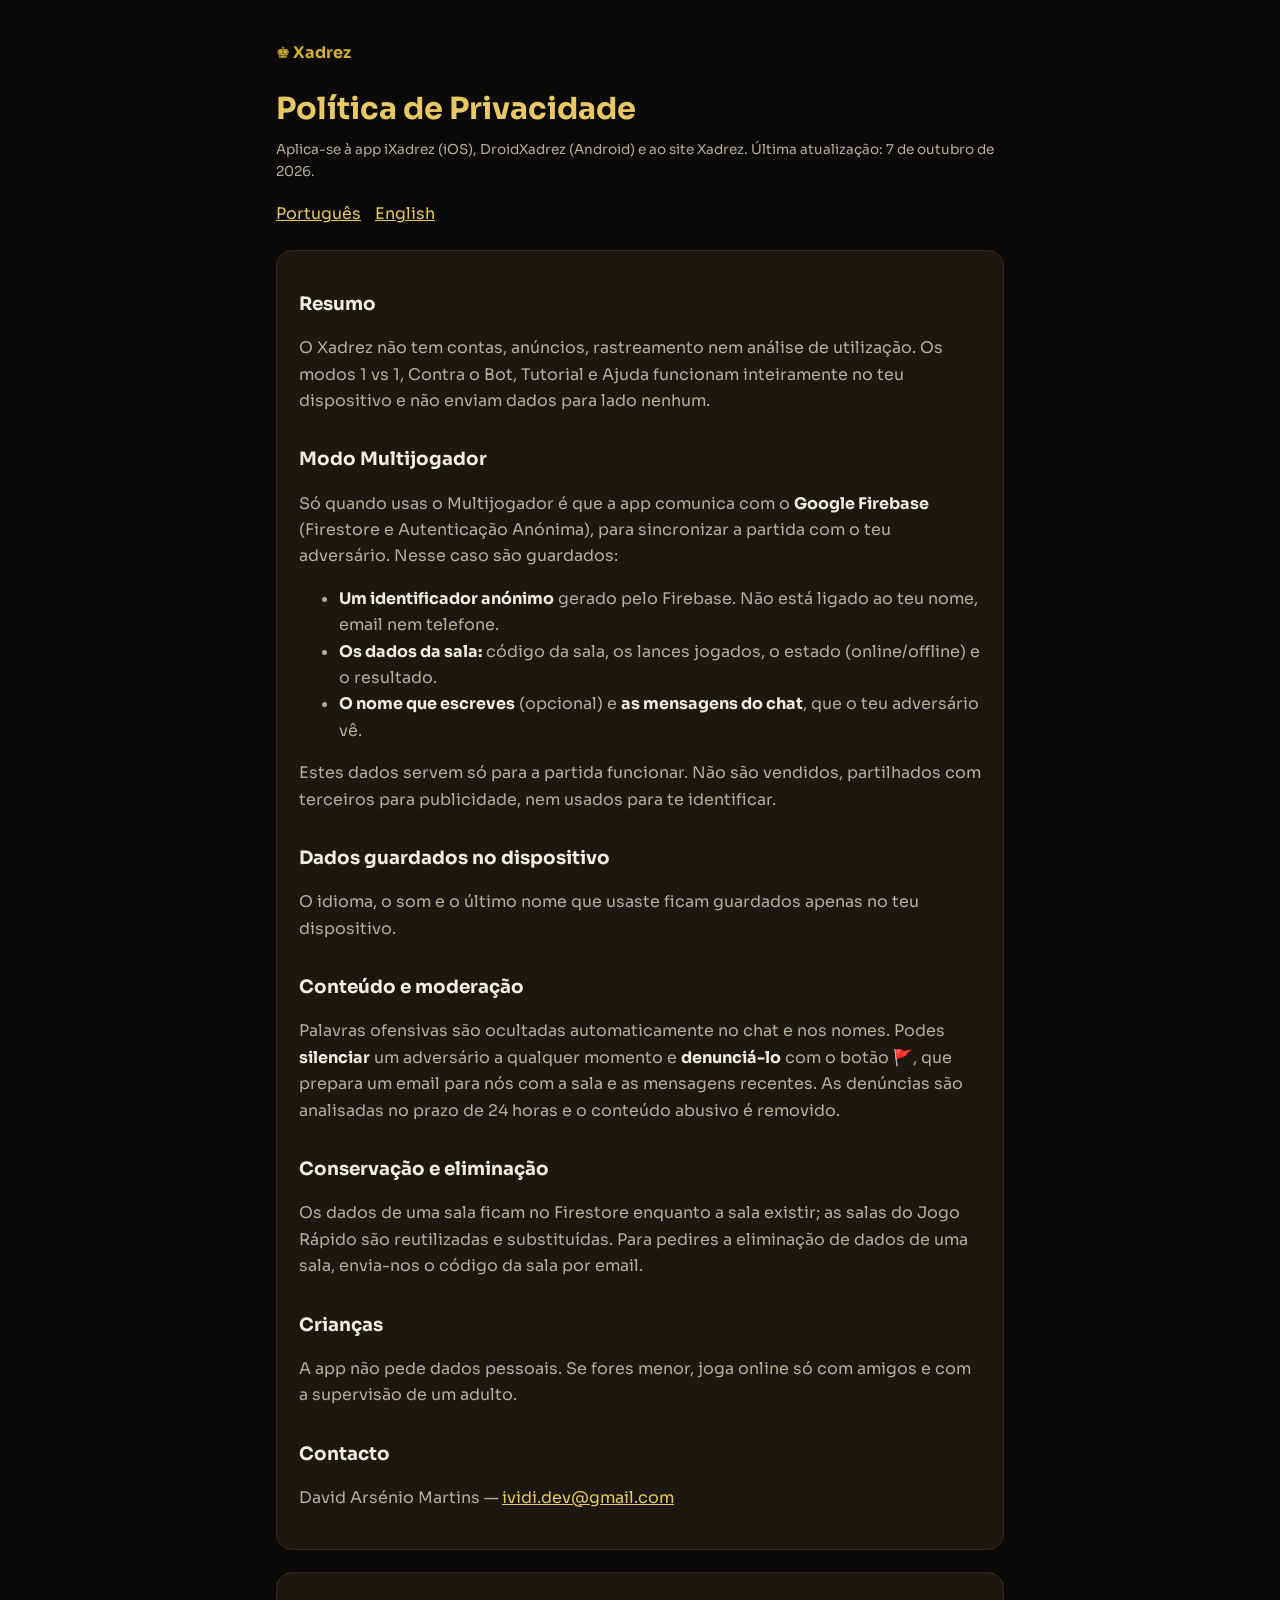
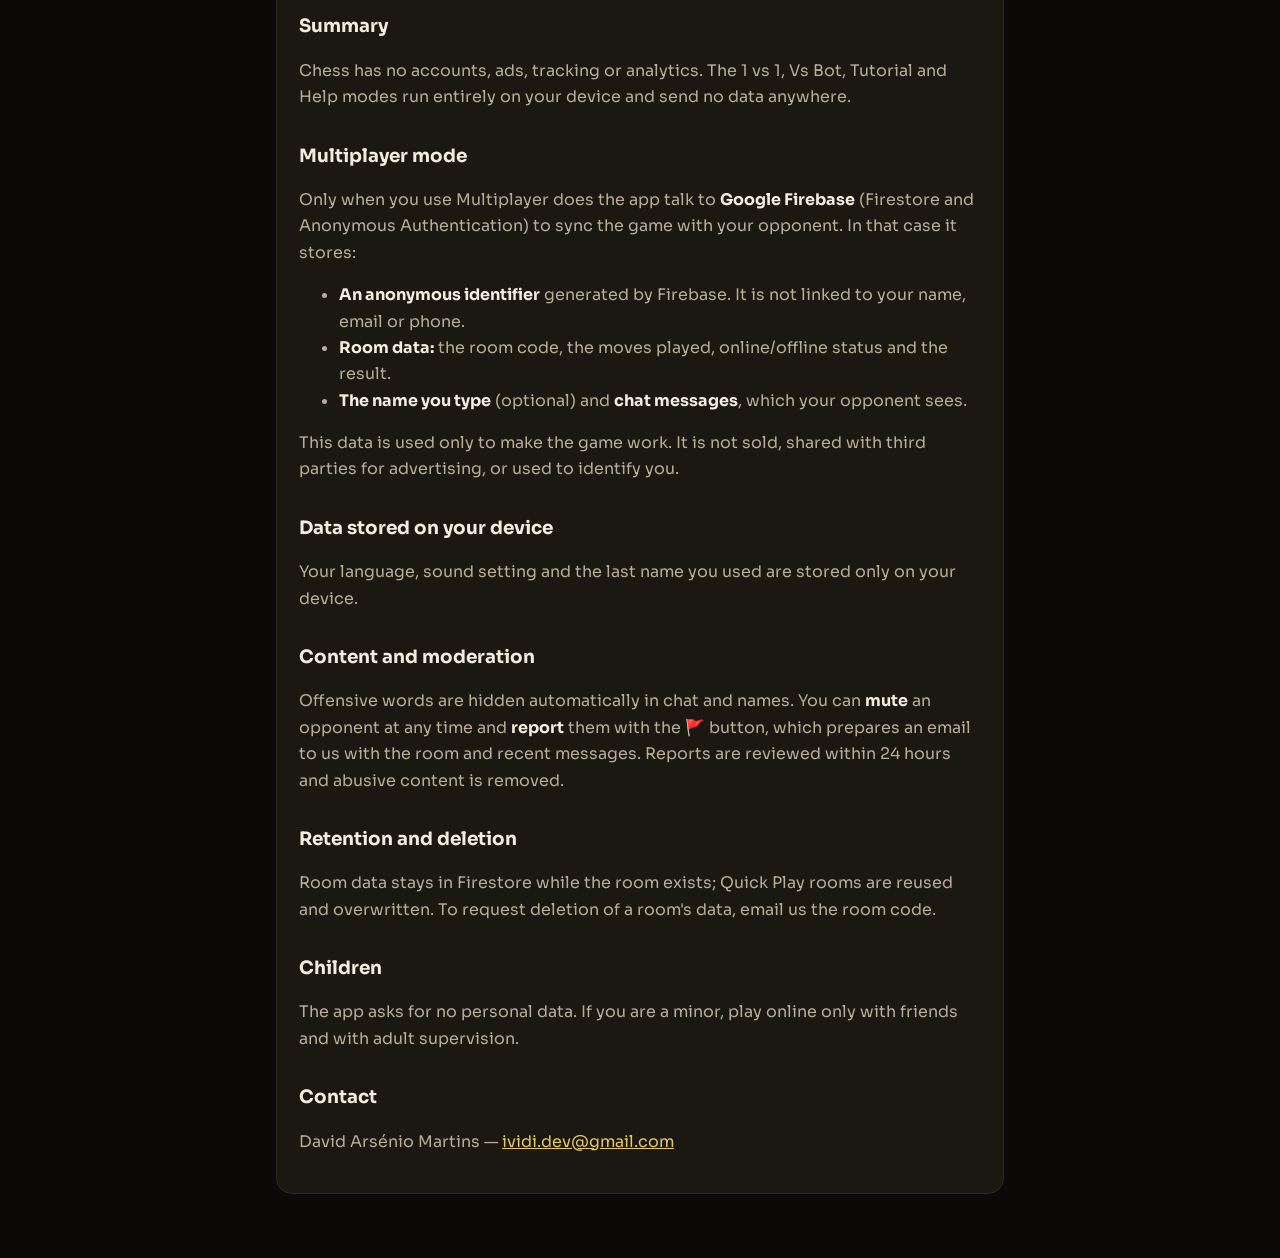
<file: privacy.html>
<!doctype html>
<html lang="pt-PT">
<head>
<meta charset="utf-8" />
<meta name="viewport" content="width=device-width, initial-scale=1" />
<title>Privacidade — Xadrez</title>
<link rel="preconnect" href="https://fonts.googleapis.com" />
<link rel="preconnect" href="https://fonts.gstatic.com" crossorigin />
<link href="https://fonts.googleapis.com/css2?family=Sora:wght@400;600;700&display=swap" rel="stylesheet" />
<link rel="stylesheet" href="legal.css?v=20261007c" />
</head>
<body>
<main>
  <a class="brand" href="./">♚ Xadrez</a>
  <h1>Política de Privacidade</h1>
  <p class="updated">Aplica-se à app iXadrez (iOS), DroidXadrez (Android) e ao site Xadrez. Última atualização: 7 de outubro de 2026.</p>
  <nav class="langs"><a href="#pt">Português</a><a href="#en">English</a></nav>

  <section class="lang" id="pt">
    <h2>Resumo</h2>
    <p>O Xadrez não tem contas, anúncios, rastreamento nem análise de utilização. Os modos 1 vs 1, Contra o Bot, Tutorial e Ajuda funcionam inteiramente no teu dispositivo e não enviam dados para lado nenhum.</p>

    <h2>Modo Multijogador</h2>
    <p>Só quando usas o Multijogador é que a app comunica com o <strong>Google Firebase</strong> (Firestore e Autenticação Anónima), para sincronizar a partida com o teu adversário. Nesse caso são guardados:</p>
    <ul>
      <li><strong>Um identificador anónimo</strong> gerado pelo Firebase. Não está ligado ao teu nome, email nem telefone.</li>
      <li><strong>Os dados da sala:</strong> código da sala, os lances jogados, o estado (online/offline) e o resultado.</li>
      <li><strong>O nome que escreves</strong> (opcional) e <strong>as mensagens do chat</strong>, que o teu adversário vê.</li>
    </ul>
    <p>Estes dados servem só para a partida funcionar. Não são vendidos, partilhados com terceiros para publicidade, nem usados para te identificar.</p>

    <h2>Dados guardados no dispositivo</h2>
    <p>O idioma, o som e o último nome que usaste ficam guardados apenas no teu dispositivo.</p>

    <h2>Conteúdo e moderação</h2>
    <p>Palavras ofensivas são ocultadas automaticamente no chat e nos nomes. Podes <strong>silenciar</strong> um adversário a qualquer momento e <strong>denunciá-lo</strong> com o botão 🚩, que prepara um email para nós com a sala e as mensagens recentes. As denúncias são analisadas no prazo de 24 horas e o conteúdo abusivo é removido.</p>

    <h2>Conservação e eliminação</h2>
    <p>Os dados de uma sala ficam no Firestore enquanto a sala existir; as salas do Jogo Rápido são reutilizadas e substituídas. Para pedires a eliminação de dados de uma sala, envia-nos o código da sala por email.</p>

    <h2>Crianças</h2>
    <p>A app não pede dados pessoais. Se fores menor, joga online só com amigos e com a supervisão de um adulto.</p>

    <h2>Contacto</h2>
    <p>David Arsénio Martins — <a href="mailto:ividi.dev@gmail.com">ividi.dev@gmail.com</a></p>
  </section>

  <section class="lang" id="en" lang="en">
    <h2>Summary</h2>
    <p>Chess has no accounts, ads, tracking or analytics. The 1 vs 1, Vs Bot, Tutorial and Help modes run entirely on your device and send no data anywhere.</p>

    <h2>Multiplayer mode</h2>
    <p>Only when you use Multiplayer does the app talk to <strong>Google Firebase</strong> (Firestore and Anonymous Authentication) to sync the game with your opponent. In that case it stores:</p>
    <ul>
      <li><strong>An anonymous identifier</strong> generated by Firebase. It is not linked to your name, email or phone.</li>
      <li><strong>Room data:</strong> the room code, the moves played, online/offline status and the result.</li>
      <li><strong>The name you type</strong> (optional) and <strong>chat messages</strong>, which your opponent sees.</li>
    </ul>
    <p>This data is used only to make the game work. It is not sold, shared with third parties for advertising, or used to identify you.</p>

    <h2>Data stored on your device</h2>
    <p>Your language, sound setting and the last name you used are stored only on your device.</p>

    <h2>Content and moderation</h2>
    <p>Offensive words are hidden automatically in chat and names. You can <strong>mute</strong> an opponent at any time and <strong>report</strong> them with the 🚩 button, which prepares an email to us with the room and recent messages. Reports are reviewed within 24 hours and abusive content is removed.</p>

    <h2>Retention and deletion</h2>
    <p>Room data stays in Firestore while the room exists; Quick Play rooms are reused and overwritten. To request deletion of a room's data, email us the room code.</p>

    <h2>Children</h2>
    <p>The app asks for no personal data. If you are a minor, play online only with friends and with adult supervision.</p>

    <h2>Contact</h2>
    <p>David Arsénio Martins — <a href="mailto:ividi.dev@gmail.com">ividi.dev@gmail.com</a></p>
  </section>
</main>
</body>
</html>
</file>
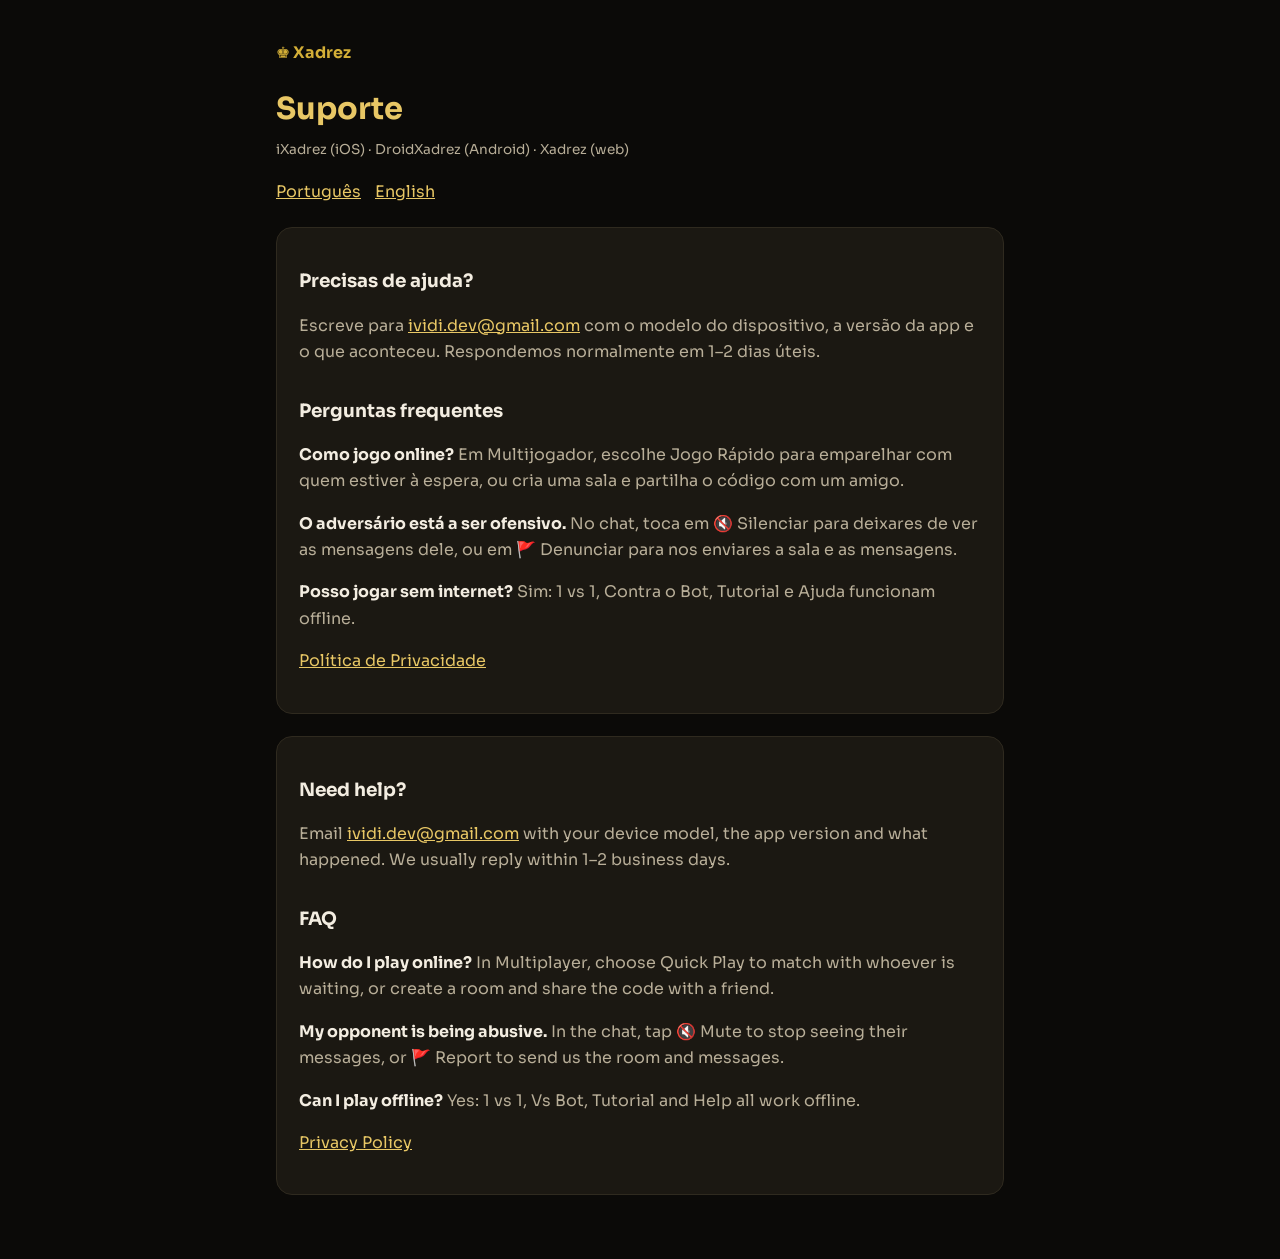
<file: support.html>
<!doctype html>
<html lang="pt-PT">
<head>
<meta charset="utf-8" />
<meta name="viewport" content="width=device-width, initial-scale=1" />
<title>Suporte — Xadrez</title>
<link rel="preconnect" href="https://fonts.googleapis.com" />
<link rel="preconnect" href="https://fonts.gstatic.com" crossorigin />
<link href="https://fonts.googleapis.com/css2?family=Sora:wght@400;600;700&display=swap" rel="stylesheet" />
<link rel="stylesheet" href="legal.css?v=20261007c" />
</head>
<body>
<main>
  <a class="brand" href="./">♚ Xadrez</a>
  <h1>Suporte</h1>
  <p class="updated">iXadrez (iOS) · DroidXadrez (Android) · Xadrez (web)</p>
  <nav class="langs"><a href="#pt">Português</a><a href="#en">English</a></nav>

  <section class="lang" id="pt">
    <h2>Precisas de ajuda?</h2>
    <p>Escreve para <a href="mailto:ividi.dev@gmail.com?subject=Suporte%20Xadrez">ividi.dev@gmail.com</a> com o modelo do dispositivo, a versão da app e o que aconteceu. Respondemos normalmente em 1–2 dias úteis.</p>
    <h2>Perguntas frequentes</h2>
    <p><strong>Como jogo online?</strong> Em Multijogador, escolhe Jogo Rápido para emparelhar com quem estiver à espera, ou cria uma sala e partilha o código com um amigo.</p>
    <p><strong>O adversário está a ser ofensivo.</strong> No chat, toca em 🔇 Silenciar para deixares de ver as mensagens dele, ou em 🚩 Denunciar para nos enviares a sala e as mensagens.</p>
    <p><strong>Posso jogar sem internet?</strong> Sim: 1 vs 1, Contra o Bot, Tutorial e Ajuda funcionam offline.</p>
    <p><a href="privacy.html">Política de Privacidade</a></p>
  </section>

  <section class="lang" id="en" lang="en">
    <h2>Need help?</h2>
    <p>Email <a href="mailto:ividi.dev@gmail.com?subject=Chess%20support">ividi.dev@gmail.com</a> with your device model, the app version and what happened. We usually reply within 1–2 business days.</p>
    <h2>FAQ</h2>
    <p><strong>How do I play online?</strong> In Multiplayer, choose Quick Play to match with whoever is waiting, or create a room and share the code with a friend.</p>
    <p><strong>My opponent is being abusive.</strong> In the chat, tap 🔇 Mute to stop seeing their messages, or 🚩 Report to send us the room and messages.</p>
    <p><strong>Can I play offline?</strong> Yes: 1 vs 1, Vs Bot, Tutorial and Help all work offline.</p>
    <p><a href="privacy.html#en">Privacy Policy</a></p>
  </section>
</main>
</body>
</html>
</file>
<file: legal.css>
/* Shared styling for the privacy and support pages (same palette as the game). */
:root {
  --bg: #0b0a08;
  --panel: #1b1812;
  --panel-border: #2f2a1f;
  --ink: #f3ede1;
  --ink-dim: #b8ae98;
  --gold: #d4af37;
  --gold-soft: #e8c765;
}
* { box-sizing: border-box; }
body {
  margin: 0;
  background: var(--bg);
  color: var(--ink);
  font-family: "Sora", system-ui, sans-serif;
  line-height: 1.65;
}
main { max-width: 760px; margin: 0 auto; padding: 40px 16px 64px; }
.brand { color: var(--gold); text-decoration: none; font-weight: 700; }
h1 { font-size: 1.9rem; margin: 18px 0 4px; color: var(--gold-soft); }
h2 { font-size: 1.15rem; margin: 30px 0 8px; }
.updated { color: var(--ink-dim); font-size: 0.85rem; margin: 0 0 18px; }
section.lang { background: var(--panel); border: 1px solid var(--panel-border); border-radius: 16px; padding: 8px 22px 22px; margin-top: 22px; }
p, li { color: var(--ink-dim); }
strong { color: var(--ink); }
a { color: var(--gold-soft); }
nav.langs a { margin-right: 14px; }
</file>
